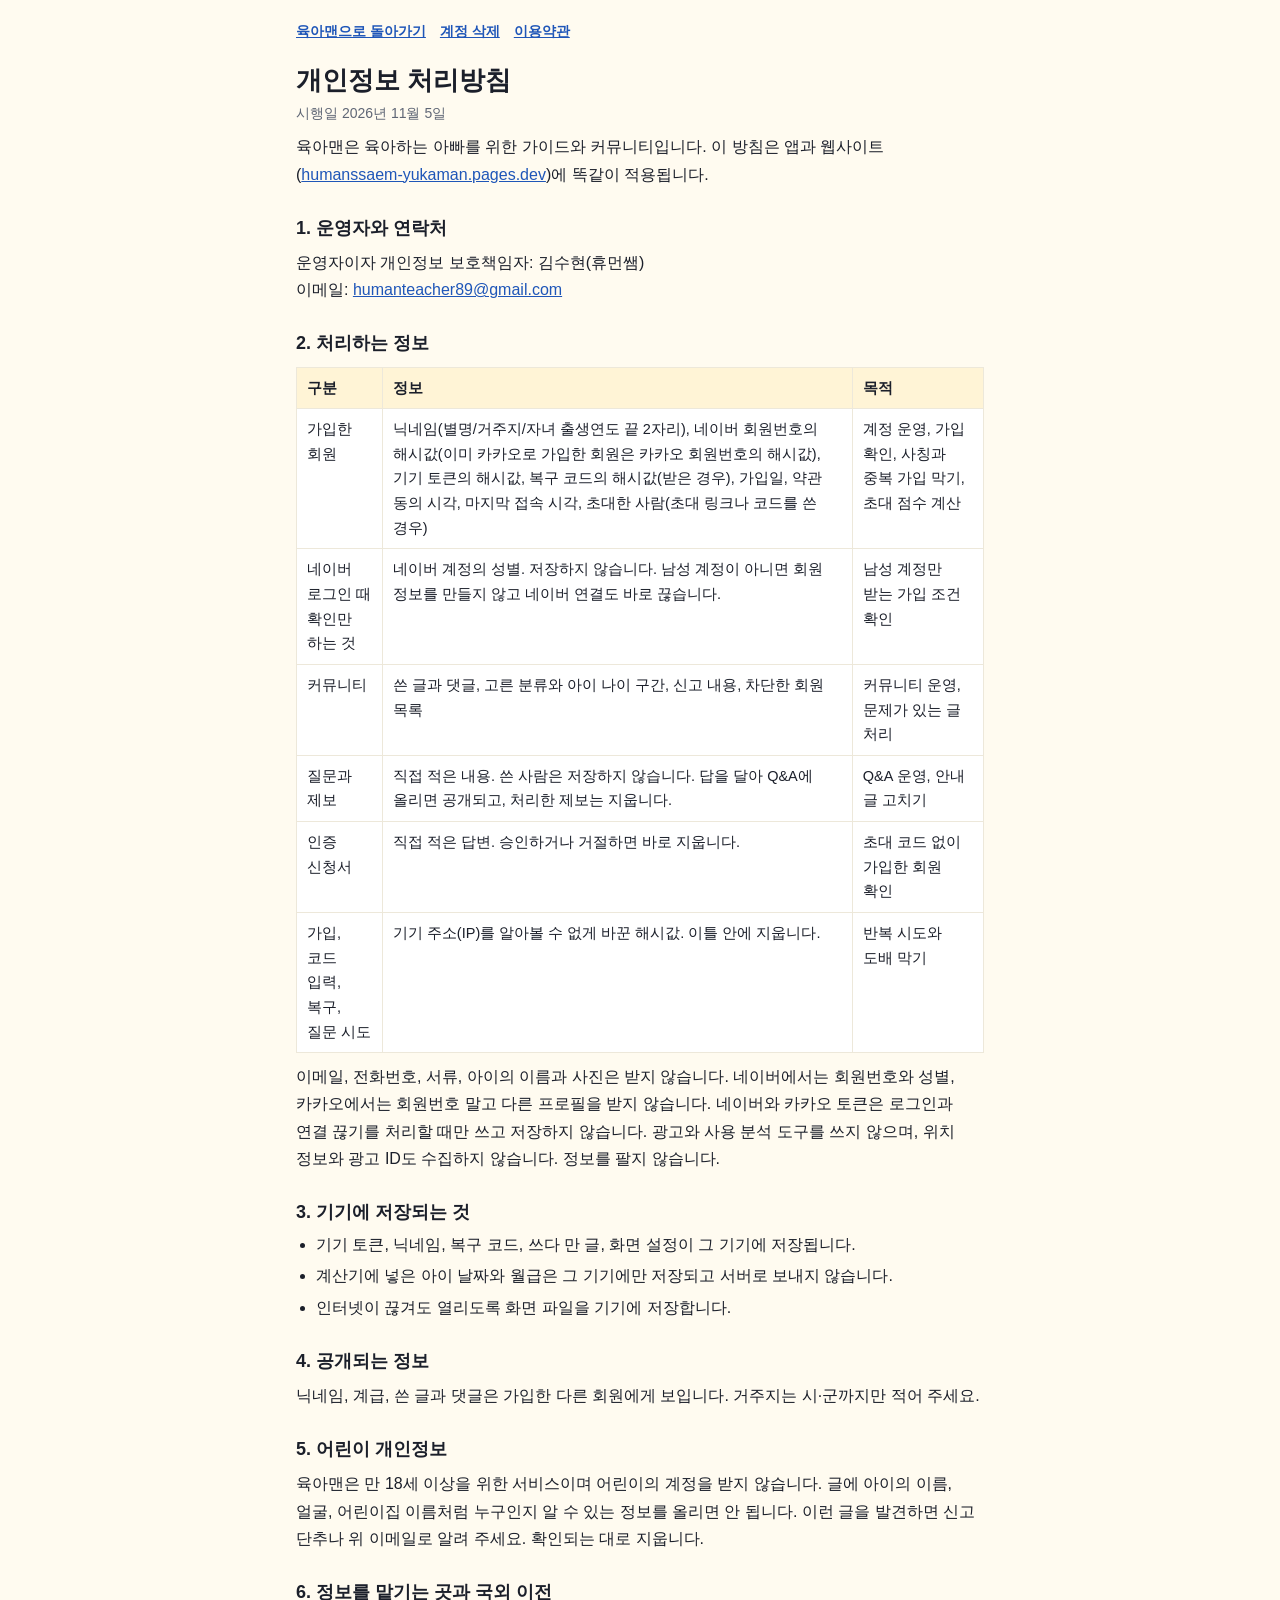
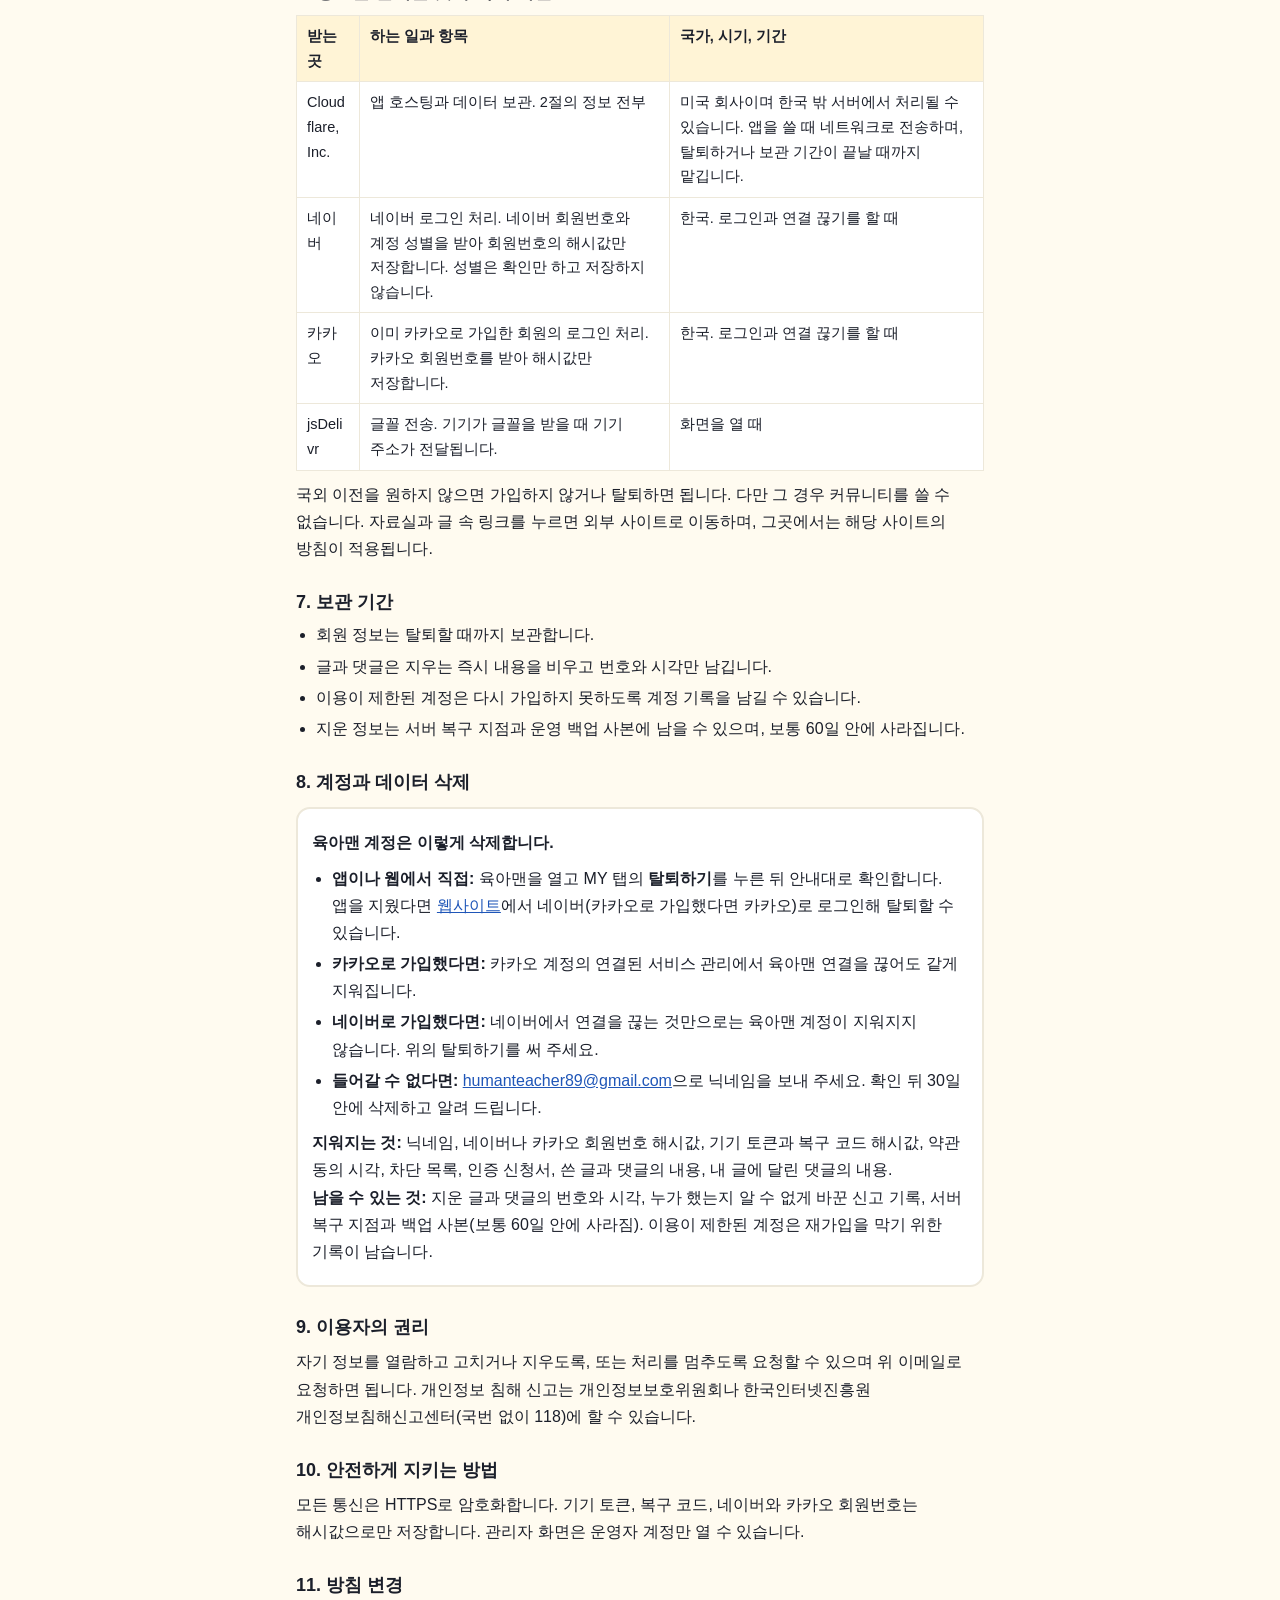
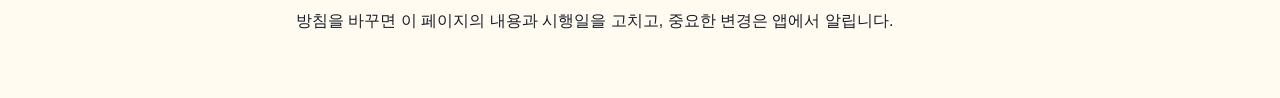
<file: public/privacy.html>
<!doctype html>
<html lang="ko">
<head>
<meta charset="utf-8">
<meta name="viewport" content="width=device-width, initial-scale=1">
<meta name="theme-color" content="#FFFBF0">
<meta name="robots" content="noindex">
<title>개인정보 처리방침 · 육아맨</title>
<meta name="description" content="육아맨 개인정보 처리방침과 계정 삭제 안내">
<link rel="icon" type="image/svg+xml" href="icons/logo.svg">
<style>
  :root { --ink: #1B1F2A; --sub: #5F6675; --line: #EDE8DA; --bg: #FFFBF0; --card: #FFFFFF; --head: #FFF4D6; --link: #1F56B8; }
  @media (prefers-color-scheme: dark) { :root { --ink: #EEF1F7; --sub: #AEB6C5; --line: #2C3445; --bg: #141A26; --card: #1D2534; --head: #262F40; --link: #8DB4FF; } }
  * { box-sizing: border-box; }
  body { margin: 0; background: var(--bg); color: var(--ink); font: 16px/1.7 -apple-system, BlinkMacSystemFont, "Apple SD Gothic Neo", "Noto Sans KR", "Malgun Gothic", Roboto, sans-serif; word-break: keep-all; overflow-wrap: anywhere; }
  main { max-width: 720px; margin: 0 auto; padding: 20px 16px 56px; }
  nav { display: flex; flex-wrap: wrap; gap: 8px 14px; font-size: 14px; font-weight: 700; }
  a { color: var(--link); }
  h1 { margin: 20px 0 4px; font-size: 26px; line-height: 1.3; }
  h2 { margin: 28px 0 6px; font-size: 18px; line-height: 1.4; }
  .date { margin: 0; color: var(--sub); font-size: 14px; }
  ul { padding-left: 20px; margin: 6px 0; }
  li { margin: 4px 0; }
  p { margin: 8px 0; }
  table { width: 100%; border-collapse: collapse; margin: 10px 0; background: var(--card); font-size: 14.5px; }
  th, td { border: 1px solid var(--line); padding: 8px 10px; text-align: left; vertical-align: top; }
  th { background: var(--head); }
  .box { background: var(--card); border: 2px solid var(--line); border-radius: 14px; padding: 12px 14px; margin: 12px 0; }
</style>
</head>
<body>
<main>
<nav><a href="./#/me">육아맨으로 돌아가기</a><a href="#delete">계정 삭제</a><a href="terms.html">이용약관</a></nav>

<h1>개인정보 처리방침</h1>
<p class="date">시행일 2026년 11월 5일</p>
<p>육아맨은 육아하는 아빠를 위한 가이드와 커뮤니티입니다. 이 방침은 앱과 웹사이트(<a href="https://humanssaem-yukaman.pages.dev/">humanssaem-yukaman.pages.dev</a>)에 똑같이 적용됩니다.</p>

<h2>1. 운영자와 연락처</h2>
<p>운영자이자 개인정보 보호책임자: 김수현(휴먼쌤)<br>이메일: <a href="mailto:humanteacher89@gmail.com">humanteacher89@gmail.com</a></p>

<h2>2. 처리하는 정보</h2>
<table>
<tr><th>구분</th><th>정보</th><th>목적</th></tr>
<tr><td>가입한 회원</td><td>닉네임(별명/거주지/자녀 출생연도 끝 2자리), 네이버 회원번호의 해시값(이미 카카오로 가입한 회원은 카카오 회원번호의 해시값), 기기 토큰의 해시값, 복구 코드의 해시값(받은 경우), 가입일, 약관 동의 시각, 마지막 접속 시각, 초대한 사람(초대 링크나 코드를 쓴 경우)</td><td>계정 운영, 가입 확인, 사칭과 중복 가입 막기, 초대 점수 계산</td></tr>
<tr><td>네이버 로그인 때 확인만 하는 것</td><td>네이버 계정의 성별. 저장하지 않습니다. 남성 계정이 아니면 회원 정보를 만들지 않고 네이버 연결도 바로 끊습니다.</td><td>남성 계정만 받는 가입 조건 확인</td></tr>
<tr><td>커뮤니티</td><td>쓴 글과 댓글, 고른 분류와 아이 나이 구간, 신고 내용, 차단한 회원 목록</td><td>커뮤니티 운영, 문제가 있는 글 처리</td></tr>
<tr><td>질문과 제보</td><td>직접 적은 내용. 쓴 사람은 저장하지 않습니다. 답을 달아 Q&amp;A에 올리면 공개되고, 처리한 제보는 지웁니다.</td><td>Q&amp;A 운영, 안내 글 고치기</td></tr>
<tr><td>인증 신청서</td><td>직접 적은 답변. 승인하거나 거절하면 바로 지웁니다.</td><td>초대 코드 없이 가입한 회원 확인</td></tr>
<tr><td>가입, 코드 입력, 복구, 질문 시도</td><td>기기 주소(IP)를 알아볼 수 없게 바꾼 해시값. 이틀 안에 지웁니다.</td><td>반복 시도와 도배 막기</td></tr>
</table>
<p>이메일, 전화번호, 서류, 아이의 이름과 사진은 받지 않습니다. 네이버에서는 회원번호와 성별, 카카오에서는 회원번호 말고 다른 프로필을 받지 않습니다. 네이버와 카카오 토큰은 로그인과 연결 끊기를 처리할 때만 쓰고 저장하지 않습니다. 광고와 사용 분석 도구를 쓰지 않으며, 위치 정보와 광고 ID도 수집하지 않습니다. 정보를 팔지 않습니다.</p>

<h2>3. 기기에 저장되는 것</h2>
<ul>
<li>기기 토큰, 닉네임, 복구 코드, 쓰다 만 글, 화면 설정이 그 기기에 저장됩니다.</li>
<li>계산기에 넣은 아이 날짜와 월급은 그 기기에만 저장되고 서버로 보내지 않습니다.</li>
<li>인터넷이 끊겨도 열리도록 화면 파일을 기기에 저장합니다.</li>
</ul>

<h2>4. 공개되는 정보</h2>
<p>닉네임, 계급, 쓴 글과 댓글은 가입한 다른 회원에게 보입니다. 거주지는 시·군까지만 적어 주세요.</p>

<h2>5. 어린이 개인정보</h2>
<p>육아맨은 만 18세 이상을 위한 서비스이며 어린이의 계정을 받지 않습니다. 글에 아이의 이름, 얼굴, 어린이집 이름처럼 누구인지 알 수 있는 정보를 올리면 안 됩니다. 이런 글을 발견하면 신고 단추나 위 이메일로 알려 주세요. 확인되는 대로 지웁니다.</p>

<h2>6. 정보를 맡기는 곳과 국외 이전</h2>
<table>
<tr><th>받는 곳</th><th>하는 일과 항목</th><th>국가, 시기, 기간</th></tr>
<tr><td>Cloudflare, Inc.</td><td>앱 호스팅과 데이터 보관. 2절의 정보 전부</td><td>미국 회사이며 한국 밖 서버에서 처리될 수 있습니다. 앱을 쓸 때 네트워크로 전송하며, 탈퇴하거나 보관 기간이 끝날 때까지 맡깁니다.</td></tr>
<tr><td>네이버</td><td>네이버 로그인 처리. 네이버 회원번호와 계정 성별을 받아 회원번호의 해시값만 저장합니다. 성별은 확인만 하고 저장하지 않습니다.</td><td>한국. 로그인과 연결 끊기를 할 때</td></tr>
<tr><td>카카오</td><td>이미 카카오로 가입한 회원의 로그인 처리. 카카오 회원번호를 받아 해시값만 저장합니다.</td><td>한국. 로그인과 연결 끊기를 할 때</td></tr>
<tr><td>jsDelivr</td><td>글꼴 전송. 기기가 글꼴을 받을 때 기기 주소가 전달됩니다.</td><td>화면을 열 때</td></tr>
</table>
<p>국외 이전을 원하지 않으면 가입하지 않거나 탈퇴하면 됩니다. 다만 그 경우 커뮤니티를 쓸 수 없습니다. 자료실과 글 속 링크를 누르면 외부 사이트로 이동하며, 그곳에서는 해당 사이트의 방침이 적용됩니다.</p>

<h2>7. 보관 기간</h2>
<ul>
<li>회원 정보는 탈퇴할 때까지 보관합니다.</li>
<li>글과 댓글은 지우는 즉시 내용을 비우고 번호와 시각만 남깁니다.</li>
<li>이용이 제한된 계정은 다시 가입하지 못하도록 계정 기록을 남길 수 있습니다.</li>
<li>지운 정보는 서버 복구 지점과 운영 백업 사본에 남을 수 있으며, 보통 60일 안에 사라집니다.</li>
</ul>

<h2 id="delete">8. 계정과 데이터 삭제</h2>
<div class="box">
<p><b>육아맨 계정은 이렇게 삭제합니다.</b></p>
<ul>
<li><b>앱이나 웹에서 직접:</b> 육아맨을 열고 MY 탭의 <b>탈퇴하기</b>를 누른 뒤 안내대로 확인합니다. 앱을 지웠다면 <a href="https://humanssaem-yukaman.pages.dev/#/me">웹사이트</a>에서 네이버(카카오로 가입했다면 카카오)로 로그인해 탈퇴할 수 있습니다.</li>
<li><b>카카오로 가입했다면:</b> 카카오 계정의 연결된 서비스 관리에서 육아맨 연결을 끊어도 같게 지워집니다.</li>
<li><b>네이버로 가입했다면:</b> 네이버에서 연결을 끊는 것만으로는 육아맨 계정이 지워지지 않습니다. 위의 탈퇴하기를 써 주세요.</li>
<li><b>들어갈 수 없다면:</b> <a href="mailto:humanteacher89@gmail.com?subject=%EC%9C%A1%EC%95%84%EB%A7%A8%20%EA%B3%84%EC%A0%95%20%EC%82%AD%EC%A0%9C%20%EC%9A%94%EC%B2%AD">humanteacher89@gmail.com</a>으로 닉네임을 보내 주세요. 확인 뒤 30일 안에 삭제하고 알려 드립니다.</li>
</ul>
<p><b>지워지는 것:</b> 닉네임, 네이버나 카카오 회원번호 해시값, 기기 토큰과 복구 코드 해시값, 약관 동의 시각, 차단 목록, 인증 신청서, 쓴 글과 댓글의 내용, 내 글에 달린 댓글의 내용.<br>
<b>남을 수 있는 것:</b> 지운 글과 댓글의 번호와 시각, 누가 했는지 알 수 없게 바꾼 신고 기록, 서버 복구 지점과 백업 사본(보통 60일 안에 사라짐). 이용이 제한된 계정은 재가입을 막기 위한 기록이 남습니다.</p>
</div>

<h2>9. 이용자의 권리</h2>
<p>자기 정보를 열람하고 고치거나 지우도록, 또는 처리를 멈추도록 요청할 수 있으며 위 이메일로 요청하면 됩니다. 개인정보 침해 신고는 개인정보보호위원회나 한국인터넷진흥원 개인정보침해신고센터(국번 없이 118)에 할 수 있습니다.</p>

<h2>10. 안전하게 지키는 방법</h2>
<p>모든 통신은 HTTPS로 암호화합니다. 기기 토큰, 복구 코드, 네이버와 카카오 회원번호는 해시값으로만 저장합니다. 관리자 화면은 운영자 계정만 열 수 있습니다.</p>

<h2>11. 방침 변경</h2>
<p>방침을 바꾸면 이 페이지의 내용과 시행일을 고치고, 중요한 변경은 앱에서 알립니다.</p>
</main>
</body>
</html>
</file>
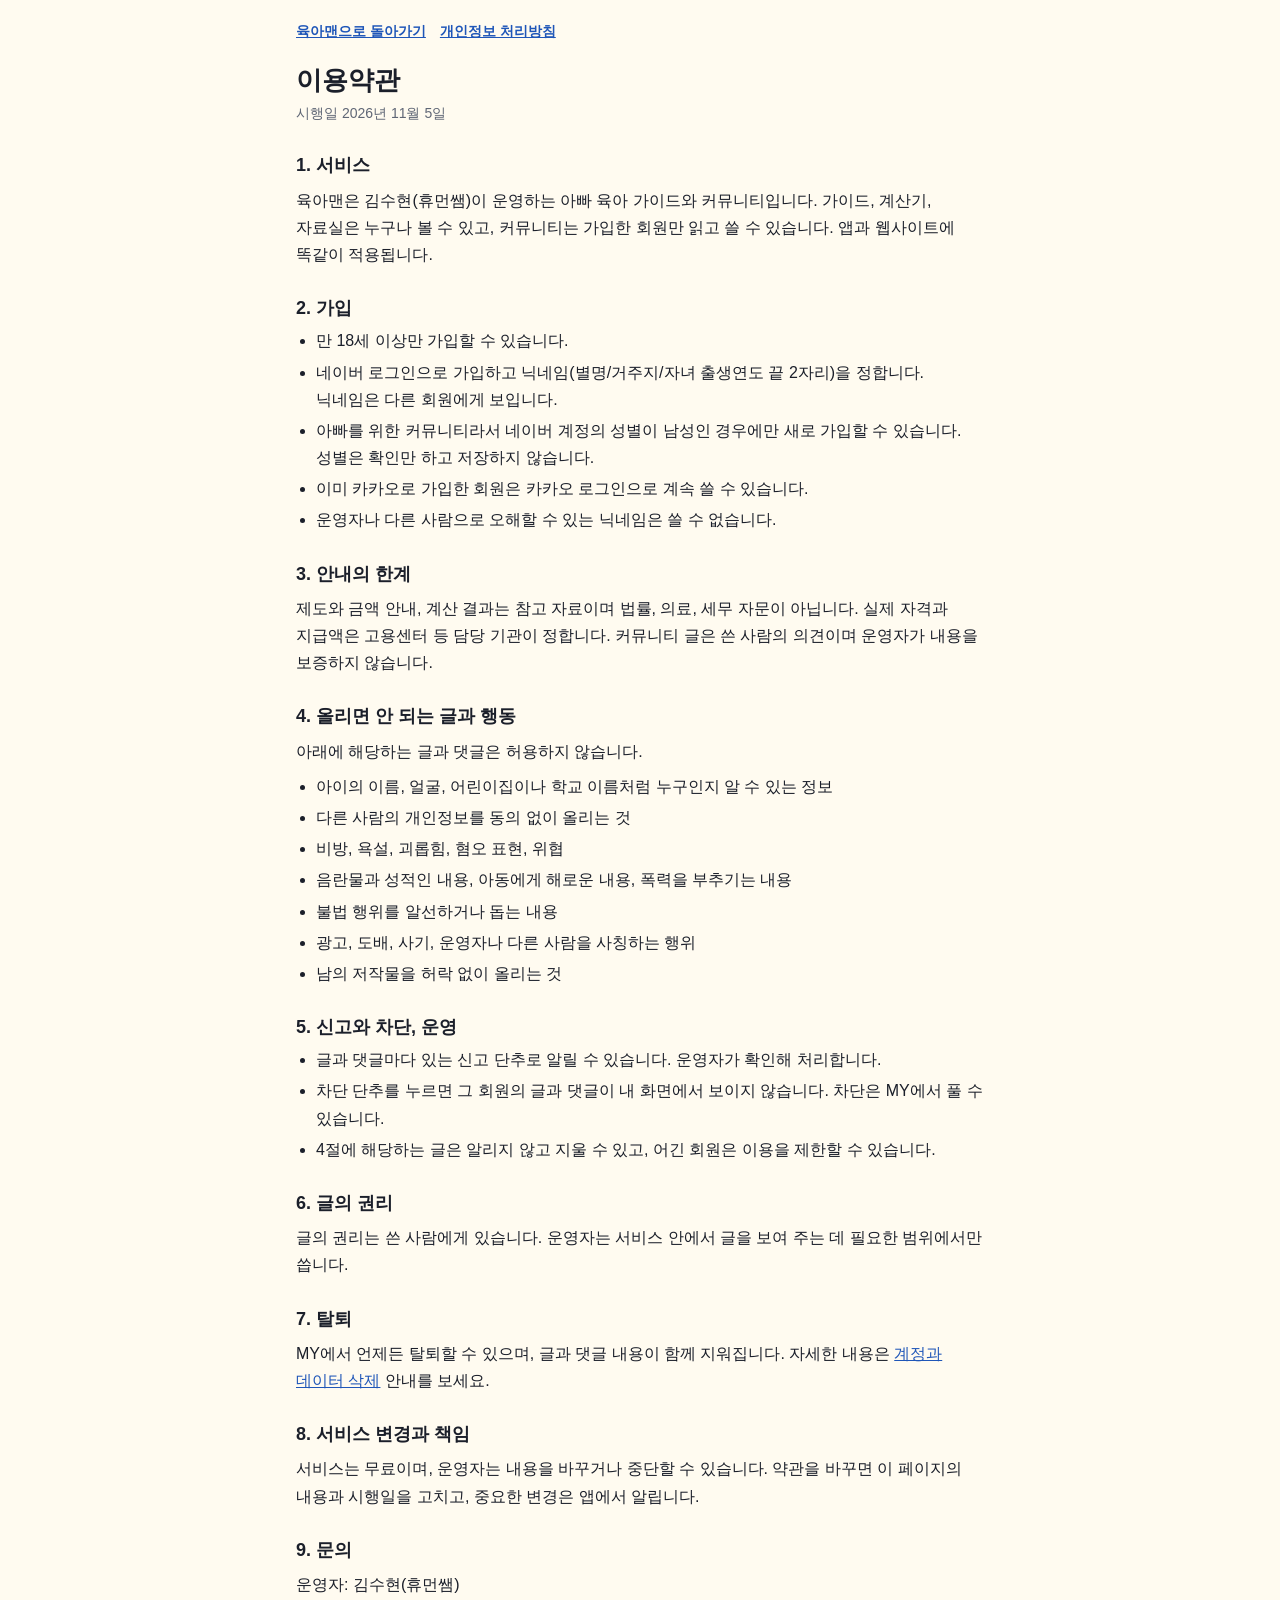
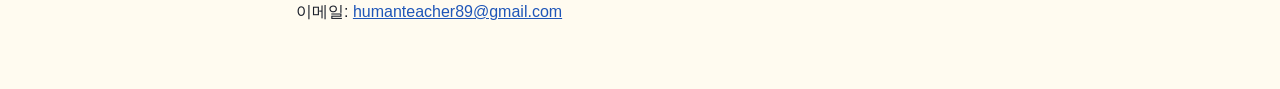
<file: public/terms.html>
<!doctype html>
<html lang="ko">
<head>
<meta charset="utf-8">
<meta name="viewport" content="width=device-width, initial-scale=1">
<meta name="theme-color" content="#FFFBF0">
<meta name="robots" content="noindex">
<title>이용약관 · 육아맨</title>
<meta name="description" content="육아맨 이용약관">
<link rel="icon" type="image/svg+xml" href="icons/logo.svg">
<style>
  :root { --ink: #1B1F2A; --sub: #5F6675; --line: #EDE8DA; --bg: #FFFBF0; --card: #FFFFFF; --link: #1F56B8; }
  @media (prefers-color-scheme: dark) { :root { --ink: #EEF1F7; --sub: #AEB6C5; --line: #2C3445; --bg: #141A26; --card: #1D2534; --link: #8DB4FF; } }
  * { box-sizing: border-box; }
  body { margin: 0; background: var(--bg); color: var(--ink); font: 16px/1.7 -apple-system, BlinkMacSystemFont, "Apple SD Gothic Neo", "Noto Sans KR", "Malgun Gothic", Roboto, sans-serif; word-break: keep-all; overflow-wrap: anywhere; }
  main { max-width: 720px; margin: 0 auto; padding: 20px 16px 56px; }
  nav { display: flex; flex-wrap: wrap; gap: 8px 14px; font-size: 14px; font-weight: 700; }
  a { color: var(--link); }
  h1 { margin: 20px 0 4px; font-size: 26px; line-height: 1.3; }
  h2 { margin: 28px 0 6px; font-size: 18px; line-height: 1.4; }
  .date { margin: 0; color: var(--sub); font-size: 14px; }
  ul { padding-left: 20px; margin: 6px 0; }
  li { margin: 4px 0; }
  p { margin: 8px 0; }
</style>
</head>
<body>
<main>
<nav><a href="./#/me">육아맨으로 돌아가기</a><a href="privacy.html">개인정보 처리방침</a></nav>

<h1>이용약관</h1>
<p class="date">시행일 2026년 11월 5일</p>

<h2>1. 서비스</h2>
<p>육아맨은 김수현(휴먼쌤)이 운영하는 아빠 육아 가이드와 커뮤니티입니다. 가이드, 계산기, 자료실은 누구나 볼 수 있고, 커뮤니티는 가입한 회원만 읽고 쓸 수 있습니다. 앱과 웹사이트에 똑같이 적용됩니다.</p>

<h2>2. 가입</h2>
<ul>
<li>만 18세 이상만 가입할 수 있습니다.</li>
<li>네이버 로그인으로 가입하고 닉네임(별명/거주지/자녀 출생연도 끝 2자리)을 정합니다. 닉네임은 다른 회원에게 보입니다.</li>
<li>아빠를 위한 커뮤니티라서 네이버 계정의 성별이 남성인 경우에만 새로 가입할 수 있습니다. 성별은 확인만 하고 저장하지 않습니다.</li>
<li>이미 카카오로 가입한 회원은 카카오 로그인으로 계속 쓸 수 있습니다.</li>
<li>운영자나 다른 사람으로 오해할 수 있는 닉네임은 쓸 수 없습니다.</li>
</ul>

<h2>3. 안내의 한계</h2>
<p>제도와 금액 안내, 계산 결과는 참고 자료이며 법률, 의료, 세무 자문이 아닙니다. 실제 자격과 지급액은 고용센터 등 담당 기관이 정합니다. 커뮤니티 글은 쓴 사람의 의견이며 운영자가 내용을 보증하지 않습니다.</p>

<h2>4. 올리면 안 되는 글과 행동</h2>
<p>아래에 해당하는 글과 댓글은 허용하지 않습니다.</p>
<ul>
<li>아이의 이름, 얼굴, 어린이집이나 학교 이름처럼 누구인지 알 수 있는 정보</li>
<li>다른 사람의 개인정보를 동의 없이 올리는 것</li>
<li>비방, 욕설, 괴롭힘, 혐오 표현, 위협</li>
<li>음란물과 성적인 내용, 아동에게 해로운 내용, 폭력을 부추기는 내용</li>
<li>불법 행위를 알선하거나 돕는 내용</li>
<li>광고, 도배, 사기, 운영자나 다른 사람을 사칭하는 행위</li>
<li>남의 저작물을 허락 없이 올리는 것</li>
</ul>

<h2>5. 신고와 차단, 운영</h2>
<ul>
<li>글과 댓글마다 있는 신고 단추로 알릴 수 있습니다. 운영자가 확인해 처리합니다.</li>
<li>차단 단추를 누르면 그 회원의 글과 댓글이 내 화면에서 보이지 않습니다. 차단은 MY에서 풀 수 있습니다.</li>
<li>4절에 해당하는 글은 알리지 않고 지울 수 있고, 어긴 회원은 이용을 제한할 수 있습니다.</li>
</ul>

<h2>6. 글의 권리</h2>
<p>글의 권리는 쓴 사람에게 있습니다. 운영자는 서비스 안에서 글을 보여 주는 데 필요한 범위에서만 씁니다.</p>

<h2>7. 탈퇴</h2>
<p>MY에서 언제든 탈퇴할 수 있으며, 글과 댓글 내용이 함께 지워집니다. 자세한 내용은 <a href="privacy.html#delete">계정과 데이터 삭제</a> 안내를 보세요.</p>

<h2>8. 서비스 변경과 책임</h2>
<p>서비스는 무료이며, 운영자는 내용을 바꾸거나 중단할 수 있습니다. 약관을 바꾸면 이 페이지의 내용과 시행일을 고치고, 중요한 변경은 앱에서 알립니다.</p>

<h2>9. 문의</h2>
<p>운영자: 김수현(휴먼쌤)<br>이메일: <a href="mailto:humanteacher89@gmail.com">humanteacher89@gmail.com</a></p>
</main>
</body>
</html>
</file>
